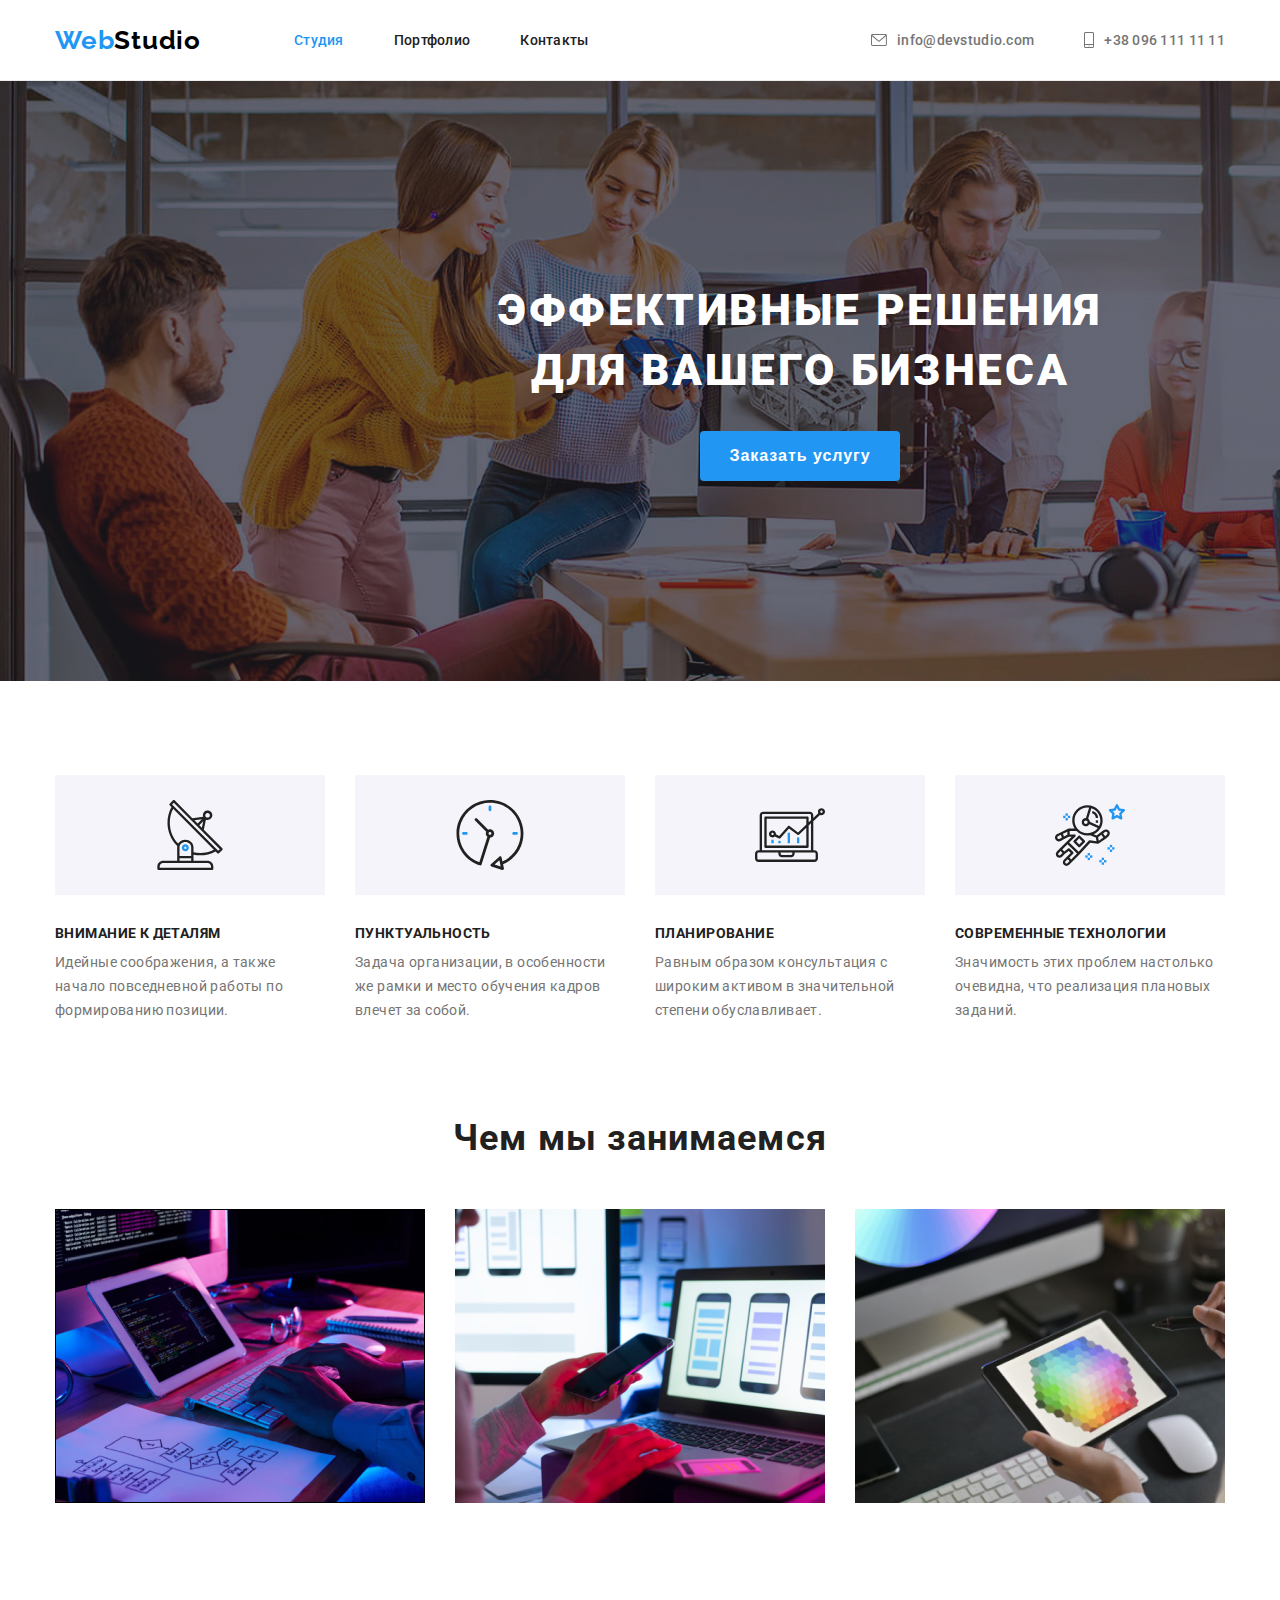
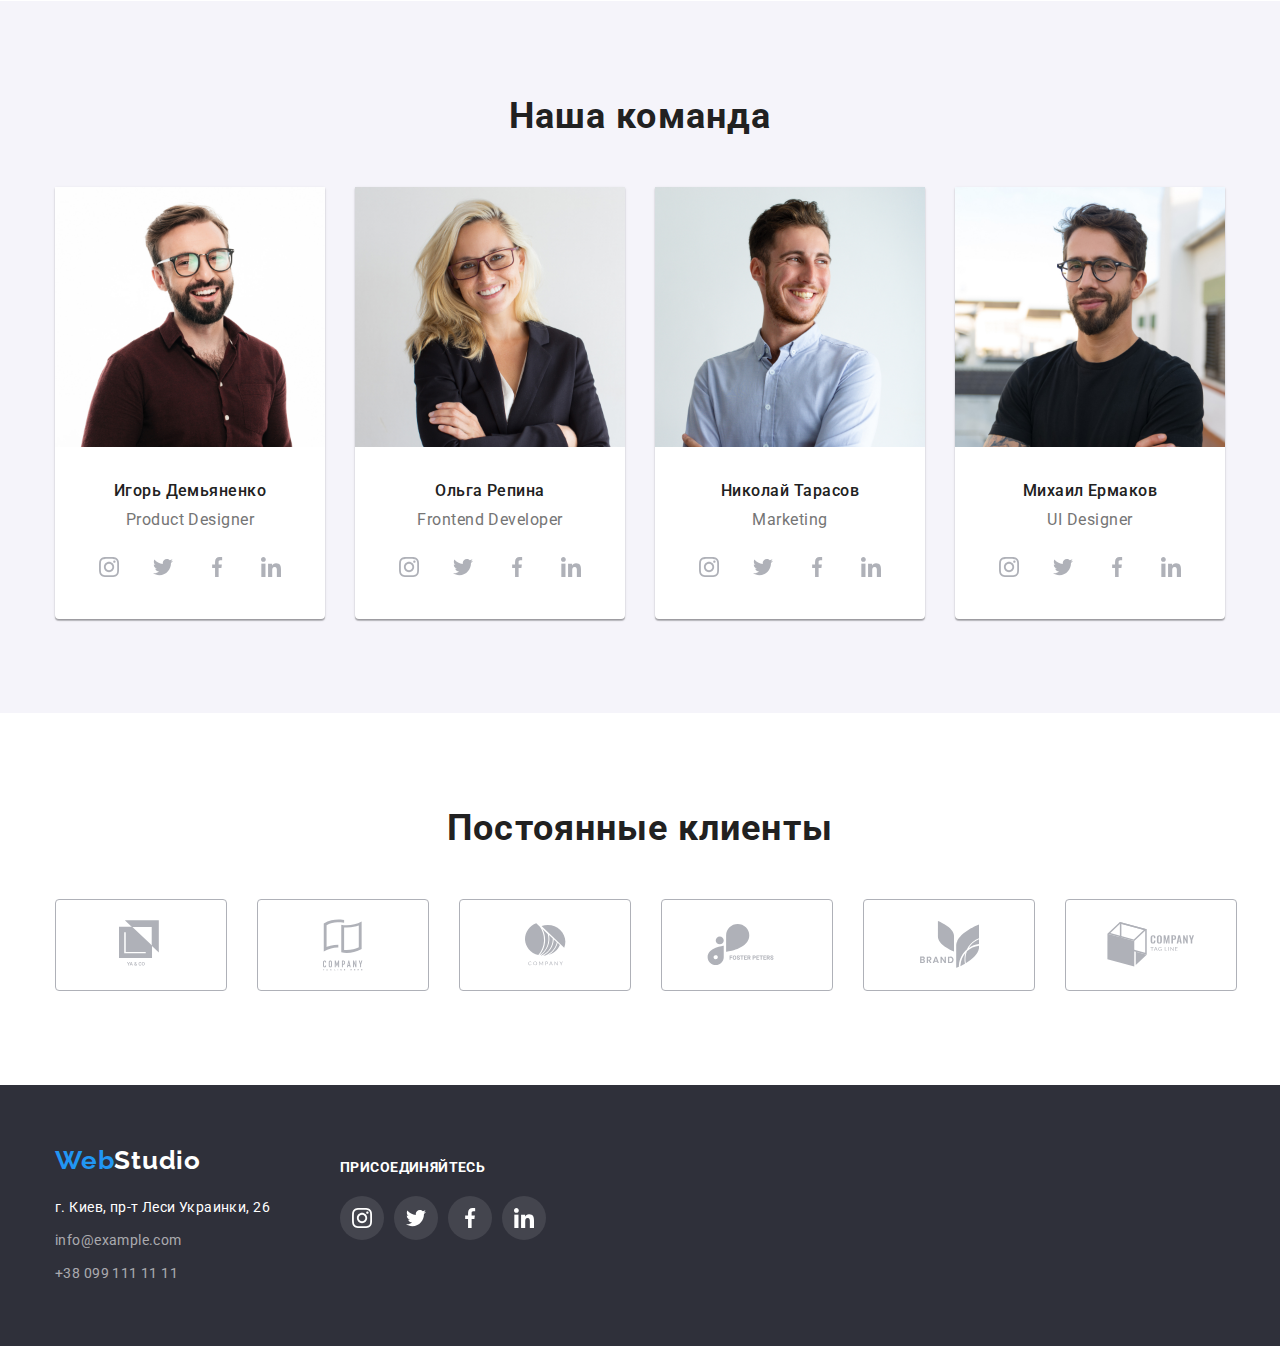
<file: index.html>
<!DOCTYPE html>
<html lang="ru">
  <head>
    <meta charset="UTF-8" />
    <meta name="viewport" content="width=device-width, initial-scale=1.0" />
    <link
      rel="stylesheet"
      href="https://cdnjs.cloudflare.com/ajax/libs/modern-normalize/1.0.0/modern-normalize.min.css"
      integrity="sha512-ISS7cAi1PEhQ8jnbJpJZMd29NlhNj4AWYyLOSp2CE/CsHxTCu+r+t0D2yoJudVrd0/8fTVPUVDzY5Tvli75u/g=="
      crossorigin="anonymous"
    />
    <link rel="preconnect" href="https://fonts.gstatic.com" />
    <link
      href="https://fonts.googleapis.com/css2?family=Raleway:wght@700&family=Roboto:wght@400;500;700;900&display=swap"
      rel="stylesheet"
    />
    <link href="./css/style.css" rel="stylesheet" />
    <title>Document</title>
  </head>
  <body>
    <header class="header">
      <div class="container">
        <nav class="nav">
          <a class="logo link" href="./index.html"><span class="logo-item">Web</span>Studio</a>
          <ul class="nav-list list">
            <li class="nav-list-item">
              <a class="nav-list-link current link" href="./index.html">Студия</a>
            </li>
            <li class="nav-list-item">
              <a class="nav-list-link link" href="./portfolio.html">Портфолио</a>
            </li>
            <li class="nav-list-item">
              <a class="nav-list-link link" href="a">Контакты</a>
            </li>
          </ul>
        </nav>
        <address class="address">
          <ul class="address-list list">
            <li class="address-list-item">
              <a class="address-list-link link" href="mailto:info@devstudio.com">
                <svg class="address-icon" width="16px" height="12px">
                  <use href="./images/svg/sprite.svg#icon-envelope"></use>
                </svg>
                info@devstudio.com
              </a>
            </li>
            <li class="address-list-item">
              <a class="address-list-link link" href="tel:+380961111111">
                <svg class="address-icon" width="10px" height="16px">
                  <use href="./images/svg/sprite.svg#icon-smartphone"></use>
                </svg>
                +38 096 111 11 11
              </a>
            </li>
          </ul>
        </address>
      </div>
    </header>

    <main class="main">
      <div class="hero">
        <div class="container">
          <!-- hero -->
          <h1 class="hero-title">ЭФФЕКТИВНЫЕ РЕШЕНИЯ ДЛЯ ВАШЕГО БИЗНЕСА</h1>
          <button class="hero-button" type="button">Заказать услугу</button>
        </div>
      </div>
      <!-- Плюсы нашей компании (скрытый заголовок) -->

      <section class="main-section">
        <div class="container">
          <ul class="main-section-list list">
            <li class="main-section-list-item">
              <div class="main-section-icon-container">
                <svg class="main-section-icon" width="70px" height="70px">
                  <use href="./images/svg/sprite.svg#icon-antenna"></use>
                </svg>
              </div>
              <h2 class="main-section-list-title">Внимание к деталям</h2>
              <p class="main-section-list-text">
                Идейные соображения, а также начало повседневной работы по формированию позиции.
              </p>
            </li>
            <li class="main-section-list-item">
              <div class="main-section-icon-container">
                <svg class="main-section-icon" width="70px" height="70px">
                  <use href="./images/svg/sprite.svg#icon-clock"></use>
                </svg>
              </div>
              <h2 class="main-section-list-title">Пунктуальность</h2>
              <p class="main-section-list-text">
                Задача организации, в особенности же рамки и место обучения кадров влечет за собой.
              </p>
            </li>
            <li class="main-section-list-item">
              <div class="main-section-icon-container">
                <svg class="main-section-icon" width="70px" height="70px">
                  <use href="./images/svg/sprite.svg#icon-diagram"></use>
                </svg>
              </div>
              <h2 class="main-section-list-title">Планирование</h2>
              <p class="main-section-list-text">
                Равным образом консультация с широким активом в значительной степени обуславливает.
              </p>
            </li>
            <li class="main-section-list-item">
              <div class="main-section-icon-container">
                <svg class="main-section-icon" width="70px" height="70px">
                  <use href="./images/svg/sprite.svg#icon-astronaut"></use>
                </svg>
              </div>
              <h2 class="main-section-list-title">Современные технологии</h2>
              <p class="main-section-list-text">
                Значимость этих проблем настолько очевидна, что реализация плановых заданий.
              </p>
            </li>
          </ul>
        </div>
      </section>

      <!-- Чем мы занимаемся -->

      <section class="about-me-container">
        <div class="container">
          <h2 class="title">Чем мы занимаемся</h2>
          <ul class="about-me-list list">
            <li class="about-me-list-item">
              <img
                class="about-me-list-img"
                src="./images/work/work-1.png"
                alt="сотрудник пишет код проекта"
                width="370"
                height="294"
              />
            </li>
            <li class="about-me-list-item">
              <img
                class="about-me-list-img"
                src="./images/work/work-2.png"
                alt="сотрудник проверяет работоспособность проекта на смартфоне"
                width="370"
                height="294"
              />
            </li>
            <li class="about-me-list-item">
              <img
                class="about-me-list-img"
                src="./images/work/work-3.png"
                alt="сотрудник работает на цветовой гаммой проекта"
                width="370"
                height="294"
              />
            </li>
          </ul>
        </div>
      </section>

      <!-- Наша команда -->
      <section class="team-section">
        <div class="container">
          <h2 class="title">Наша команда</h2>
          <ul class="team-list list">
            <li class="team-list-item">
              <img
                class="team-list-img"
                src="./images/workers/worker-1.jpg"
                alt="Член нашей команды Игорь Демьяненко"
                width="270"
                height="260"
              />
              <h3 class="employee-name">Игорь Демьяненко</h3>
              <p class="employee-position" lang="en">Product Designer</p>
              <ul class="employee-social-links-list list">
                <li class="employee-social-list-item">
                  <a class="employee-social-link link" href="">
                    <svg class="social-link-icon" width="20px" height="20px">
                      <use href="./images/svg/sprite.svg#icon-instagram"></use>
                    </svg>
                  </a>
                </li>
                <li class="employee-social-list-item">
                  <a class="employee-social-link link" href="">
                    <svg class="social-link-icon" width="20px" height="20px">
                      <use href="./images/svg/sprite.svg#icon-twitter"></use>
                    </svg>
                  </a>
                </li>
                <li class="employee-social-list-item">
                  <a class="employee-social-link link" href="">
                    <svg class="social-link-icon" width="20px" height="20px">
                      <use href="./images/svg/sprite.svg#icon-facebook"></use>
                    </svg>
                  </a>
                </li>
                <li class="employee-social-list-item">
                  <a class="employee-social-link link" href="">
                    <svg class="social-link-icon" width="20px" height="20px">
                      <use href="./images/svg/sprite.svg#icon-linkedin"></use>
                    </svg>
                  </a>
                </li>
              </ul>
            </li>
            <li class="team-list-item">
              <img
                class="team-list-img"
                src="./images/workers/worker-2.jpg"
                alt="Член нашей команды Ольга Репина"
                width="270"
                height="260"
              />
              <h3 class="employee-name">Ольга Репина</h3>
              <p class="employee-position" lang="en">Frontend Developer</p>
              <ul class="employee-social-links-list list">
                <li class="employee-social-list-item">
                  <a class="employee-social-link link" href="">
                    <svg class="social-link-icon" width="20px" height="20px">
                      <use href="./images/svg/sprite.svg#icon-instagram"></use>
                    </svg>
                  </a>
                </li>
                <li class="employee-social-list-item">
                  <a class="employee-social-link link" href="">
                    <svg class="social-link-icon" width="20px" height="20px">
                      <use href="./images/svg/sprite.svg#icon-twitter"></use>
                    </svg>
                  </a>
                </li>
                <li class="employee-social-list-item">
                  <a class="employee-social-link link" href="">
                    <svg class="social-link-icon" width="20px" height="20px">
                      <use href="./images/svg/sprite.svg#icon-facebook"></use>
                    </svg>
                  </a>
                </li>
                <li class="employee-social-list-item">
                  <a class="employee-social-link link" href="">
                    <svg class="social-link-icon" width="20px" height="20px">
                      <use href="./images/svg/sprite.svg#icon-linkedin"></use>
                    </svg>
                  </a>
                </li>
              </ul>
            </li>
            <li class="team-list-item">
              <img
                class="team-list-img"
                src="./images/workers/worker-3.jpg"
                alt="Член нашей команды Николай Тарасов"
                width="270"
                height="260"
              />
              <h3 class="employee-name">Николай Тарасов</h3>
              <p class="employee-position" lang="en">Marketing</p>
              <ul class="employee-social-links-list list">
                <li class="employee-social-list-item">
                  <a class="employee-social-link link" href="">
                    <svg class="social-link-icon" width="20px" height="20px">
                      <use href="./images/svg/sprite.svg#icon-instagram"></use>
                    </svg>
                  </a>
                </li>
                <li class="employee-social-list-item">
                  <a class="employee-social-link link" href="">
                    <svg class="social-link-icon" width="20px" height="20px">
                      <use href="./images/svg/sprite.svg#icon-twitter"></use>
                    </svg>
                  </a>
                </li>
                <li class="employee-social-list-item">
                  <a class="employee-social-link link" href="">
                    <svg class="social-link-icon" width="20px" height="20px">
                      <use href="./images/svg/sprite.svg#icon-facebook"></use>
                    </svg>
                  </a>
                </li>
                <li class="employee-social-list-item">
                  <a class="employee-social-link link" href="">
                    <svg class="social-link-icon" width="20px" height="20px">
                      <use href="./images/svg/sprite.svg#icon-linkedin"></use>
                    </svg>
                  </a>
                </li>
              </ul>
            </li>
            <li class="team-list-item">
              <img
                class="team-list-img"
                src="./images/workers/worker-4.jpg"
                alt="Член нашей команды Михаил Ермаков"
                width="270"
                height="260"
              />
              <h3 class="employee-name">Михаил Ермаков</h3>
              <p class="employee-position" lang="en">UI Designer</p>
              <ul class="employee-social-links-list list">
                <li class="employee-social-list-item">
                  <a class="employee-social-link link" href="">
                    <svg class="social-link-icon" width="20px" height="20px">
                      <use href="./images/svg/sprite.svg#icon-instagram"></use>
                    </svg>
                  </a>
                </li>
                <li class="employee-social-list-item">
                  <a class="employee-social-link link" href="">
                    <svg class="social-link-icon" width="20px" height="20px">
                      <use href="./images/svg/sprite.svg#icon-twitter"></use>
                    </svg>
                  </a>
                </li>
                <li class="employee-social-list-item">
                  <a class="employee-social-link link" href="">
                    <svg class="social-link-icon" width="20px" height="20px">
                      <use href="./images/svg/sprite.svg#icon-facebook"></use>
                    </svg>
                  </a>
                </li>
                <li class="employee-social-list-item">
                  <a class="employee-social-link link" href="">
                    <svg class="social-link-icon" width="20px" height="20px">
                      <use href="./images/svg/sprite.svg#icon-linkedin"></use>
                    </svg>
                  </a>
                </li>
              </ul>
            </li>
          </ul>
        </div>
      </section>
      <section class="regular-customers">
        <div class="container">
          <h2 class="title">Постоянные клиенты</h2>
          <ul class="regular-customers-list list">
            <li class="regular-customers-list-item">
              <a class="regular-customers-list-link link" href="">
                <svg class="regular-customers-icon" width="44px" height="49px">
                  <use href="./images/svg/sprite.svg#icon-logo-1"></use>
                </svg>
              </a>
            </li>
            <li class="regular-customers-list-item">
              <a class="regular-customers-list-link link" href="">
                <svg class="regular-customers-icon" width="40px" height="52px">
                  <use href="./images/svg/sprite.svg#icon-logo-2"></use>
                </svg>
              </a>
            </li>
            <li class="regular-customers-list-item">
              <a class="regular-customers-list-link link" href="">
                <svg class="regular-customers-icon" width="41px" height="43px">
                  <use href="./images/svg/sprite.svg#icon-logo-3"></use>
                </svg>
              </a>
            </li>
            <li class="regular-customers-list-item">
              <a class="regular-customers-list-link link" href="">
                <svg class="regular-customers-icon" width="80" height="42">
                  <use href="./images/svg/sprite.svg#icon-logo-4"></use>
                </svg>
              </a>
            </li>
            <li class="regular-customers-list-item">
              <a class="regular-customers-list-link link" href="">
                <svg class="regular-customers-icon" width="59" height="47">
                  <use href="./images/svg/sprite.svg#icon-logo-5"></use>
                </svg>
              </a>
            </li>
            <li class="regular-customers-list-item">
              <a class="regular-customers-list-link link" href="">
                <svg class="regular-customers-icon" width="88" height="45">
                  <use href="./images/svg/sprite.svg#icon-logo-6"></use>
                </svg>
              </a>
            </li>
          </ul>
        </div>
      </section>
    </main>
    <footer class="footer">
      <div class="container">
        <div class="footer-left-side">
          <a class="footer-logo link" href="./index.html"><span class="footer-logo-item">Web</span>Studio</a>
          <address class="footer-address">
            <ul class="footer-address-list list">
              <li class="footer-address-list-item">
                <a class="footer-address-list-map link" href="https://goo.gl/maps/SisPrEKzjJLLAWsX9"
                  >г. Киев, пр-т Леси Украинки, 26</a
                >
              </li>
              <li class="footer-address-list-item">
                <a class="footer-address-list-link link" href="mailto:info@example.com">info@example.com</a>
              </li>
              <li class="footer-address-list-item">
                <a class="footer-address-list-link link" href="tel:+380991111111">+38 099 111 11 11</a>
              </li>
            </ul>
          </address>
        </div>
        <div class="footer-right-side">
          <b class="undertitle">ПРИСОЕДИНЯЙТЕСЬ</b>
          <ul class="footer-social-links-list list">
            <li class="footer-social-links-list-item">
              <a class="footer-social-list-link link" href="">
                <svg class="social-link-icon" width="20px" height="20px">
                  <use href="./images/svg/sprite.svg#icon-instagram"></use>
                </svg>
              </a>
            </li>
            <li class="footer-social-links-list-item">
              <a class="footer-social-list-link link" href="">
                <svg class="social-link-icon" width="20px" height="20px">
                  <use href="./images/svg/sprite.svg#icon-twitter"></use>
                </svg>
              </a>
            </li>
            <li class="footer-social-links-list-item">
              <a class="footer-social-list-link link" href="">
                <svg class="social-link-icon" width="20px" height="20px">
                  <use href="./images/svg/sprite.svg#icon-facebook"></use>
                </svg>
              </a>
            </li>
            <li class="footer-social-links-list-item">
              <a class="footer-social-list-link link" href="">
                <svg class="social-link-icon" width="20px" height="20px">
                  <use href="./images/svg/sprite.svg#icon-linkedin"></use>
                </svg>
              </a>
            </li>
          </ul>
        </div>
      </div>
    </footer>
  </body>
</html>
</file>
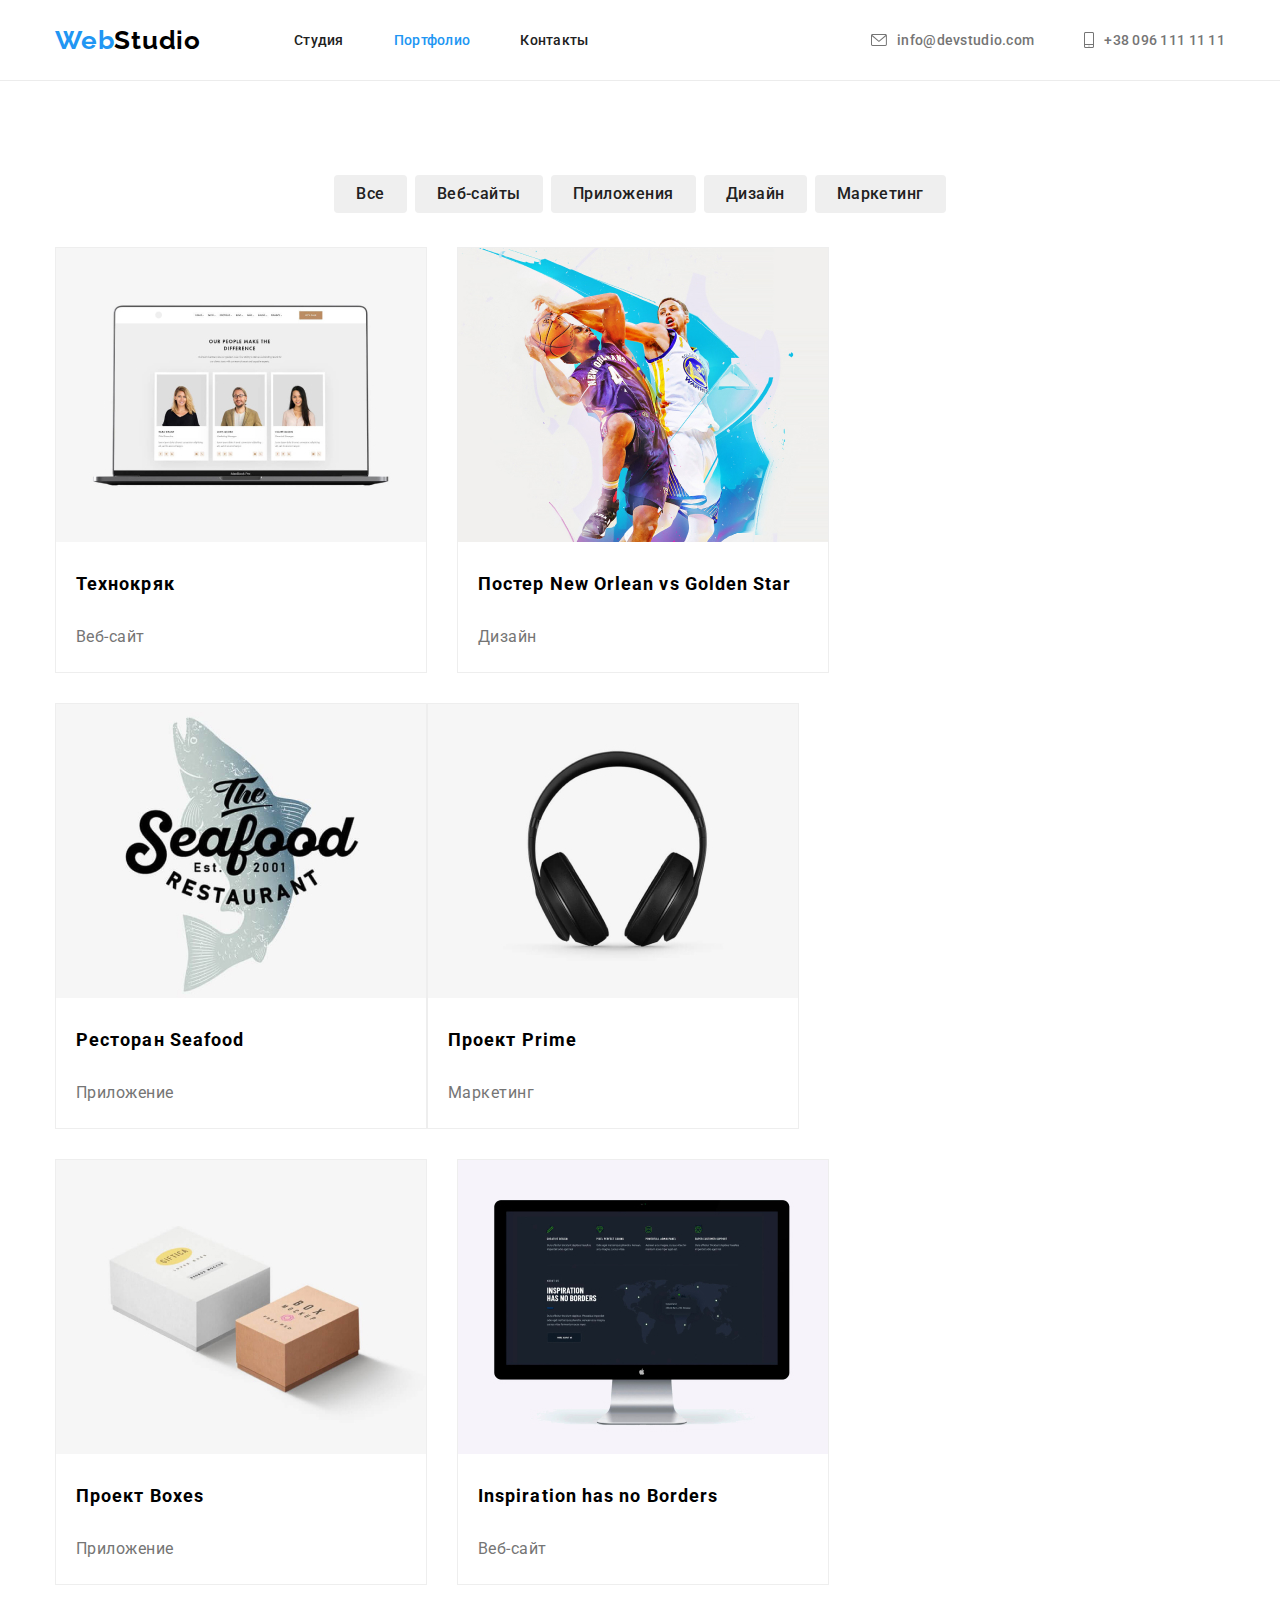
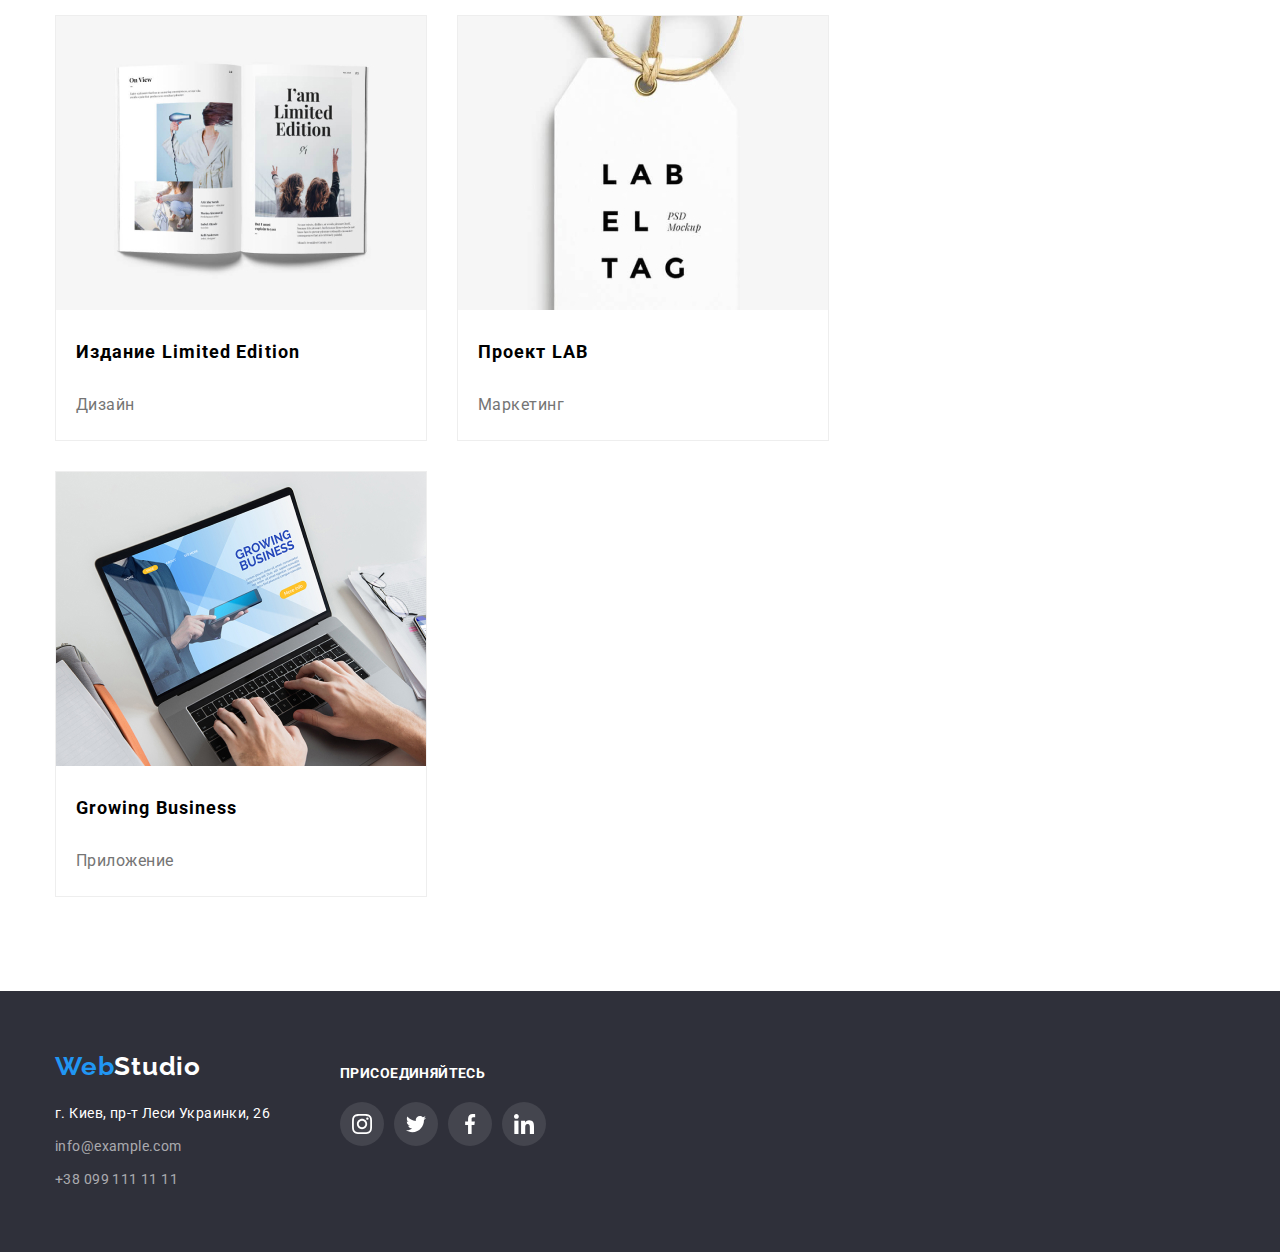
<file: portfolio.html>
<!DOCTYPE html>
<html lang="ru">
  <head>
    <meta charset="UTF-8" />
    <meta name="viewport" content="width=device-width, initial-scale=1.0" />
    <link
      rel="stylesheet"
      href="https://cdnjs.cloudflare.com/ajax/libs/modern-normalize/1.0.0/modern-normalize.min.css"
      integrity="sha512-ISS7cAi1PEhQ8jnbJpJZMd29NlhNj4AWYyLOSp2CE/CsHxTCu+r+t0D2yoJudVrd0/8fTVPUVDzY5Tvli75u/g=="
      crossorigin="anonymous"
    />
    <link rel="preconnect" href="https://fonts.gstatic.com" />
    <link
      href="https://fonts.googleapis.com/css2?family=Raleway:wght@700&family=Roboto:wght@400;500;700;900&display=swap"
      rel="stylesheet"
    />
    <link rel="stylesheet" href="./css/style.css" />
    <title>Document</title>
  </head>
  <body>
    <header class="header">
      <div class="container">
        <nav class="nav">
          <a class="logo link" href="./index.html"><span class="logo-item">Web</span>Studio</a>
          <ul class="nav-list list">
            <li class="nav-list-item">
              <a class="nav-list-link link" href="./index.html">Студия</a>
            </li>
            <li class="nav-list-item">
              <a class="nav-list-link current link" href="./portfolio.html">Портфолио</a>
            </li>
            <li class="nav-list-item">
              <a class="nav-list-link link" href="a">Контакты</a>
            </li>
          </ul>
        </nav>
        <address class="address">
          <ul class="address-list list">
            <li class="address-list-item">
              <a class="address-list-link link" href="mailto:info@devstudio.com">
                <svg class="address-icon" width="16px" height="12px">
                  <use href="./images/svg/sprite.svg#icon-envelope"></use>
                </svg>
                info@devstudio.com
              </a>
            </li>
            <li class="address-list-item">
              <a class="address-list-link link" href="tel:+380961111111">
                <svg class="address-icon" width="10px" height="16px">
                  <use href="./images/svg/sprite.svg#icon-smartphone"></use>
                </svg>
                +38 096 111 11 11
              </a>
            </li>
          </ul>
        </address>
      </div>
    </header>
    <main class="main">
      <!-- скрытый заголовок-->
      <h1 class="visually-hidden">Наши работы</h1>
      <div class="portfolio">
        <div class="container">
          <ul class="button-list list">
            <li class="button-list-item">
              <button class="list-button" type="button">Все</button>
            </li>
            <li class="button-list-item">
              <button class="list-button" type="button">Веб-сайты</button>
            </li>
            <li class="button-list-item">
              <button class="list-button" type="button">Приложения</button>
            </li>
            <li class="button-list-item">
              <button class="list-button" type="button">Дизайн</button>
            </li>
            <li class="button-list-item">
              <button class="list-button" type="button">Маркетинг</button>
            </li>
          </ul>
          <ul class="portfolio-list list">
            <li class="portfolio-list-item">
              <a class="portfolio-list-link link" href="">
                <img class="portfolio-list-img" src="./images/portfolio/portfolio1.jpg" alt="Веб-сайт технокряк" />
                <h2 class="portfolio-list-title">Технокряк</h2>
                <p class="portfolio-list-text">Веб-сайт</p>
              </a>
            </li>
            <li class="portfolio-list-item">
              <a class="portfolio-list-link link" href="">
                <img
                  class="portfolio-list-img"
                  src="./images/portfolio/portfolio2.jpg"
                  alt="Постер с баскетболистами"
                />
                <h2 class="portfolio-list-title">Постер New Orlean vs Golden Star</h2>
                <p class="portfolio-list-text">Дизайн</p>
              </a>
            </li>
            <li class="portfolio-list-item">
              <a class="portfolio-list-link link" href="">
                <img
                  class="portfolio-list-img"
                  src="./images/portfolio/portfolio3.jpg"
                  alt="Логотип ресторана Seafood"
                />
                <h2 class="portfolio-list-title">Ресторан Seafood</h2>
                <p class="portfolio-list-text">Приложение</p>
              </a>
            </li>
            <li class="portfolio-list-item">
              <a class="portfolio-list-link link" href="">
                <img class="portfolio-list-img" src="./images/portfolio/portfolio4.jpg" alt="Черные наушники" />
                <h2 class="portfolio-list-title">Проект Prime</h2>
                <p class="portfolio-list-text">Маркетинг</p>
              </a>
            </li>
            <li class="portfolio-list-item">
              <a class="portfolio-list-link link" href="">
                <img
                  class="portfolio-list-img"
                  src="./images/portfolio/portfolio5.jpg"
                  alt="Две коробки разного размера с надписями"
                />
                <h2 class="portfolio-list-title">Проект Boxes</h2>
                <p class="portfolio-list-text">Приложение</p>
              </a>
            </li>
            <li class="portfolio-list-item">
              <a class="portfolio-list-link link" href="">
                <img class="portfolio-list-img" src="./images/portfolio/portfolio6.jpg" alt="Монитор" />
                <h2 class="portfolio-list-title">Inspiration has no Borders</h2>
                <p class="portfolio-list-text">Веб-сайт</p></a
              >
            </li>
            <li class="portfolio-list-item">
              <a class="portfolio-list-link link" href="">
                <img class="portfolio-list-img" src="./images/portfolio/portfolio7.jpg" alt="Открытый журнал" />
                <h2 class="portfolio-list-title">Издание Limited Edition</h2>
                <p class="portfolio-list-text">Дизайн</p></a
              >
            </li>
            <li class="portfolio-list-item">
              <a class="portfolio-list-link link" href="">
                <img
                  class="portfolio-list-img"
                  src="./images/portfolio/portfolio8.jpg"
                  alt="Ярлык с надписью Label tag"
                />
                <h2 class="portfolio-list-title">Проект LAB</h2>
                <p class="portfolio-list-text">Маркетинг</p>
              </a>
            </li>
            <li class="portfolio-list-item">
              <a class="portfolio-list-link link" href="">
                <img
                  class="portfolio-list-img"
                  src="./images/portfolio/portfolio9.jpg"
                  alt="Человек печатает на ноутбуке"
                />
                <h2 class="portfolio-list-title">Growing Business</h2>
                <p class="portfolio-list-text">Приложение</p>
              </a>
            </li>
          </ul>
        </div>
      </div>
    </main>
    <footer class="footer">
      <div class="container">
        <div class="footer-left-side">
          <a class="footer-logo link" href="./index.html"><span class="footer-logo-item">Web</span>Studio</a>
          <address class="footer-address">
            <ul class="footer-address-list list">
              <li class="footer-address-list-item">
                <a class="footer-address-list-map link" href="https://goo.gl/maps/SisPrEKzjJLLAWsX9"
                  >г. Киев, пр-т Леси Украинки, 26</a
                >
              </li>
              <li class="footer-address-list-item">
                <a class="footer-address-list-link link" href="mailto:info@example.com">info@example.com</a>
              </li>
              <li class="footer-address-list-item">
                <a class="footer-address-list-link link" href="tel:+380991111111">+38 099 111 11 11</a>
              </li>
            </ul>
          </address>
        </div>
        <div class="footer-right-side">
          <b class="undertitle">ПРИСОЕДИНЯЙТЕСЬ</b>
          <ul class="footer-social-links-list list">
            <li class="footer-social-links-list-item">
              <a class="footer-social-list-link link" href="">
                <svg class="social-link-icon" width="20px" height="20px">
                  <use href="./images/svg/sprite.svg#icon-instagram"></use>
                </svg>
              </a>
            </li>
            <li class="footer-social-links-list-item">
              <a class="footer-social-list-link link" href="">
                <svg class="social-link-icon" width="20px" height="20px">
                  <use href="./images/svg/sprite.svg#icon-twitter"></use>
                </svg>
              </a>
            </li>
            <li class="footer-social-links-list-item">
              <a class="footer-social-list-link link" href="">
                <svg class="social-link-icon" width="20px" height="20px">
                  <use href="./images/svg/sprite.svg#icon-facebook"></use>
                </svg>
              </a>
            </li>
            <li class="footer-social-links-list-item">
              <a class="footer-social-list-link link" href="">
                <svg class="social-link-icon" width="20px" height="20px">
                  <use href="./images/svg/sprite.svg#icon-linkedin"></use>
                </svg>
              </a>
            </li>
          </ul>
        </div>
      </div>
    </footer>
  </body>
</html>
</file>
<file: css/style.css>
:root {
  --main-text-color: #757575;
  --active-color: #2196f3;
  --main-font: 'Roboto', sans-serif;
  --secondary-font: 'Raleway', sans-serif;
}

body {
  font-family: var(--main-font);
  color: #212121;
  margin: 0px;
}

h1,
h2,
h3,
h4,
h5,
h6 {
  margin: 0px;
}

ul,
ol {
  margin: 0px;
  padding: 0px;
}

p {
  margin: 0px;
}

.link {
  text-decoration: none;
}

.list {
  list-style: none;
}

/*%%%%%%%%%%%%%%%%%--INDEX.HTML--%%%%%%%%%%%%%%%%%*/
/*================РАЗНОЕ================*/
.container {
  width: 1170px;
  display: flex;
  margin: 0px auto;
}

.title {
  font-style: normal;
  font-weight: 700;
  font-size: 36px;
  line-height: 1.167;
  text-align: center;
  letter-spacing: 0.03em;
  margin-bottom: 50px;
}

/*================РАЗНОЕ================*/

/*================HEADER================*/
.header {
  border-bottom: 1px solid #ececec;
}
.header .container {
  align-items: center;
  min-height: 80px;
}

.nav {
  display: flex;
}

.nav-list {
  display: flex;
  align-items: center;
  margin-left: 93px;
}

.nav-list-item:not(:last-child) {
  margin-right: 50px;
}

.address {
  margin-left: auto;
}

.address-list {
  display: flex;
}

.logo {
  font-family: var(--secondary-font);
  font-weight: 700;
  font-size: 26px;
  line-height: 1.192;
  letter-spacing: 0.03em;
  color: #000000;
}

.logo-item {
  color: var(--active-color);
}

.nav-list-link {
  font-weight: 500;
  font-size: 14px;
  line-height: 1.142;
  letter-spacing: 0.02em;
  color: #212121;
}
.nav-list-link:hover,
.nav-list-link:focus {
  color: var(--active-color);
}

.current {
  color: var(--active-color);
}

.address-list-item:not(:last-child) {
  margin-right: 50px;
}

.address-list-link {
  font-style: normal;
  font-weight: 500;
  font-size: 14px;
  line-height: 1.142;
  letter-spacing: 0.02em;
  color: var(--main-text-color);
  display: flex;
  justify-content: center;
  align-items: center;
}

.address-list-link:hover,
.address-list-link:focus {
  color: var(--active-color);
}

.address-icon {
  fill: currentColor;
  margin-right: 10px;
}

/*================END HEADER================*/

/*================HERO================*/

.hero .container {
  flex-direction: column;
  align-items: center;
  justify-content: center;

  min-height: 600px;
  margin-bottom: 94px;
  background-image: linear-gradient(rgba(47, 48, 58, 0.4), rgba(47, 48, 58, 0.4)), url(../images/bckg-img.jpg);
  background-repeat: no-repeat;
  background-size: cover;
  width: 1600px;
}

.hero-title {
  font-weight: 900;
  font-size: 44px;
  line-height: 1.363;
  text-align: center;
  letter-spacing: 0.06em;
  text-transform: uppercase;
  color: #ffffff;
  width: 700px;
  margin-bottom: 30px;
}

.hero-button {
  font-weight: 700;
  font-size: 16px;
  line-height: 1.875;
  align-items: center;
  text-align: center;
  letter-spacing: 0.06em;
  color: #ffffff;
  width: 200px;
  height: 50px;
  border-radius: 4px;
  background-color: var(--active-color);
  padding: 0px;
  border-width: 0px;
}
/*================END HERO================*/
/*================MAIN SECTION================*/

.main-section .container {
  margin-bottom: 94px;
}
.main-section-list {
  display: flex;
}

.main-section-list-item:not(:last-child) {
  margin-right: 30px;
}

.main-section-list-title {
  font-weight: 700;
  font-size: 14px;
  line-height: 1.142;
  letter-spacing: 0.03em;
  text-transform: uppercase;
  margin-bottom: 10px;
}

.main-section-list-text {
  font-weight: 400;
  font-size: 14px;
  line-height: 1.714;
  letter-spacing: 0.03em;
  color: var(--main-text-color);
  width: 270px;
}

/* ICONS */
.main-section-icon-container {
  display: flex;
  align-items: center;
  justify-content: center;
  width: 270px;
  height: 120px;
  background-color: #f5f4fa;
  margin-bottom: 30px;
}

/* END ICONS */
/*================END MAIN SECTION================*/
/*================ABOUT ME SECTION================*/

.about-me-container {
  margin-bottom: 94px;
}

.about-me-container .container {
  flex-direction: column;
}

.about-me-list {
  display: flex;
}

.about-me-list-item:not(:last-child) {
  margin-right: 30px;
}

/*================END ABOUT ME SECTION================*/
/*================MY TEAM SECTION================*/
.team-section {
  background-color: #f5f4fa;
}
.team-section .container {
  flex-direction: column;
  padding-top: 94px;
  padding-bottom: 94px;
}

.team-list {
  display: flex;
}

.team-list-item:not(:last-child) {
  margin-right: 30px;
}

.team-list-item {
  background-color: #ffffff;
  box-shadow: 0px 1px 3px rgba(0, 0, 0, 0.12), 0px 1px 1px rgba(0, 0, 0, 0.14), 0px 2px 1px rgba(0, 0, 0, 0.2);
  border-radius: 0px 0px 4px 4px;
  padding-bottom: 30px;
}

.employee-name {
  font-weight: 500;
  font-size: 16px;
  line-height: 1.187;
  text-align: center;
  letter-spacing: 0.03em;
  margin-top: 30px;
  margin-bottom: 10px;
}

.employee-position {
  font-weight: 400;
  font-size: 16px;
  line-height: 1.187;
  text-align: center;
  letter-spacing: 0.03em;
  color: var(--main-text-color);
}

.employee-social-links-list {
  display: flex;
  align-items: center;
  margin-top: 16px;
  justify-content: center;
}

.employee-social-link:hover,
.employee-social-link:focus {
  background-color: var(--active-color);
  color: #ffffff;
}

.employee-social-list-item:not(:last-child) {
  margin-right: 10px;
}

.employee-social-link {
  display: flex;
  align-items: center;
  justify-content: center;
  width: 44px;
  height: 44px;
  border-radius: 50%;
  color: #afb1b8;
}

.social-link-icon {
  fill: currentColor;
}

/*================END MY TEAM SECTION================*/
/*================REGULAR CUSTOMERS SECTION================*/
.regular-customers .container {
  flex-direction: column;
  margin-top: 94px;
  margin-bottom: 94px;
}

.regular-customers-list {
  display: flex;
}

.regular-customers-list-item {
  margin-right: 30px;
}

.regular-customers-list-link {
  width: 170px;
  height: 90px;
  display: flex;
  align-items: center;
  justify-content: center;
  color: #afb1b8;
  border: 1px solid rgba(175, 177, 184, 1);
  border-radius: 4px;
}

.regular-customers-list-link:hover,
.regular-customers-list-link:focus {
  color: var(--active-color);
  border-color: var(--active-color);
}

.regular-customers-icon {
  fill: currentColor;
}
/*================END REGULAR CUSTOMERS SECTION================*/
/*================FOOTER SECTION================*/
.footer {
  background-color: #2f303a;
}
.footer .container {
  padding-top: 60px;
  padding-bottom: 60px;
}

.footer-logo {
  font-family: var(--secondary-font);
  font-weight: 700;
  font-size: 26px;
  line-height: 1.192;
  letter-spacing: 0.03em;
  color: #ffffff;
}

.footer-logo-item {
  color: var(--active-color);
}

.footer-address-list {
  margin-top: 20px;
}

.footer-address-list-item:not(:last-child) {
  margin-bottom: 9px;
}

.footer-address-list-map {
  font-style: normal;
  font-weight: 400;
  font-size: 14px;
  line-height: 1.714;
  letter-spacing: 0.03em;
  color: #ffffff;
}

.footer-address-list-link {
  font-style: normal;
  font-weight: 400;
  font-size: 14px;
  line-height: 1.714;
  letter-spacing: 0.03em;
  color: rgba(255, 255, 255, 0.6);
}

.footer-left-side {
  margin-right: 70px;
}

.footer-right-side {
  padding-top: 12px;
}

.undertitle {
  font-family: Roboto;
  font-style: normal;
  font-weight: 700;
  font-size: 14px;
  line-height: 1.142;
  letter-spacing: 0.03em;
  color: #ffffff;
}

.footer-social-links-list {
  display: flex;
  align-items: center;
  justify-content: center;
}

.footer-social-links-list-item {
  margin-top: 20px;
  margin-right: 10px;
}

.footer-social-list-link {
  display: flex;
  align-items: center;
  justify-content: center;
  width: 44px;
  height: 44px;
  color: #ffffff;
  border-radius: 50%;
  background-color: rgba(255, 255, 255, 0.1);
}

.footer-social-list-link:hover,
.footer-social-list-link:focus {
  background-color: var(--active-color);
}

/*================END FOOTER SECTION================*/
/*%%%%%%%%%%%%%%%%%--END INDEX.HTML--%%%%%%%%%%%%%%%%%*/

/*%%%%%%%%%%%%%%%%%--PORTFOLIO.HTML--%%%%%%%%%%%%%%%%%*/
/*================ВИЗУАЛЬНО СКРЫТЫЙ ЗАГОЛОВОК===================*/
.visually-hidden {
  position: absolute;
  width: 1px;
  height: 1px;
  margin: -1px;
  padding: 0;
  overflow: hidden;
  border: 0;
  clip: rect(0, 0, 0, 0);
}

/*================BUTTON================*/

.list-button {
  font-family: var(--main-font);
  font-weight: 500;
  font-size: 16px;
  line-height: 1.625;
  text-align: center;
  letter-spacing: 0.03em;
  color: #212121;
  border-radius: 4px;
  padding: 0px;
  border-width: 0px;
  padding: 6px 22px;
}

.list-button:hover,
.list-button:focus {
  color: #ffffff;
  background-color: var(--active-color);
}
/*================END BUTTON================*/

/*================PORTFOLIO LIST================*/
/* BUTTONS FLEX */
.portfolio .container {
  flex-direction: column;
  margin-top: 94px;
  margin-bottom: 64px;
}

.button-list {
  display: flex;
  margin-bottom: 34px;
  justify-content: center;
}

.button-list-item:not(:last-child) {
  margin-right: 8px;
}
/* END BUTTONS */

/* LIST */

.portfolio-list {
  display: flex;
  flex-wrap: wrap;
}

.portfolio-list-item:not(:nth-child(3n + 0)) {
  margin-right: 30px;
}

.portfolio-list-item {
  margin-bottom: 30px;
  border: 1px solid #eeeeee;
  width: 370px;
}

.portfolio-list-item:hover {
  box-shadow: 1px 4px 6px 0px rgba(0, 0, 0, 0.16), 0px 4px 4px 0px rgba(0, 0, 0, 0.06);
}

.portfolio-list-link {
  color: #000000;
}

.portfolio-list-title {
  font-weight: 700;
  font-size: 18px;
  line-height: 2;
  letter-spacing: 0.06em;
  padding: 20px;
}

.portfolio-list-text {
  font-weight: 400;
  font-size: 16px;
  line-height: 1.875;
  letter-spacing: 0.03em;
  color: var(--main-text-color);
  padding: 0px 20px 20px 20px;
}
/* END LIST */
/*================END PORTFOLIO LIST================*/

/*%%%%%%%%%%%%%%%%%--END PORTFOLIO.HTML--%%%%%%%%%%%%%%%%%*/
</file>
